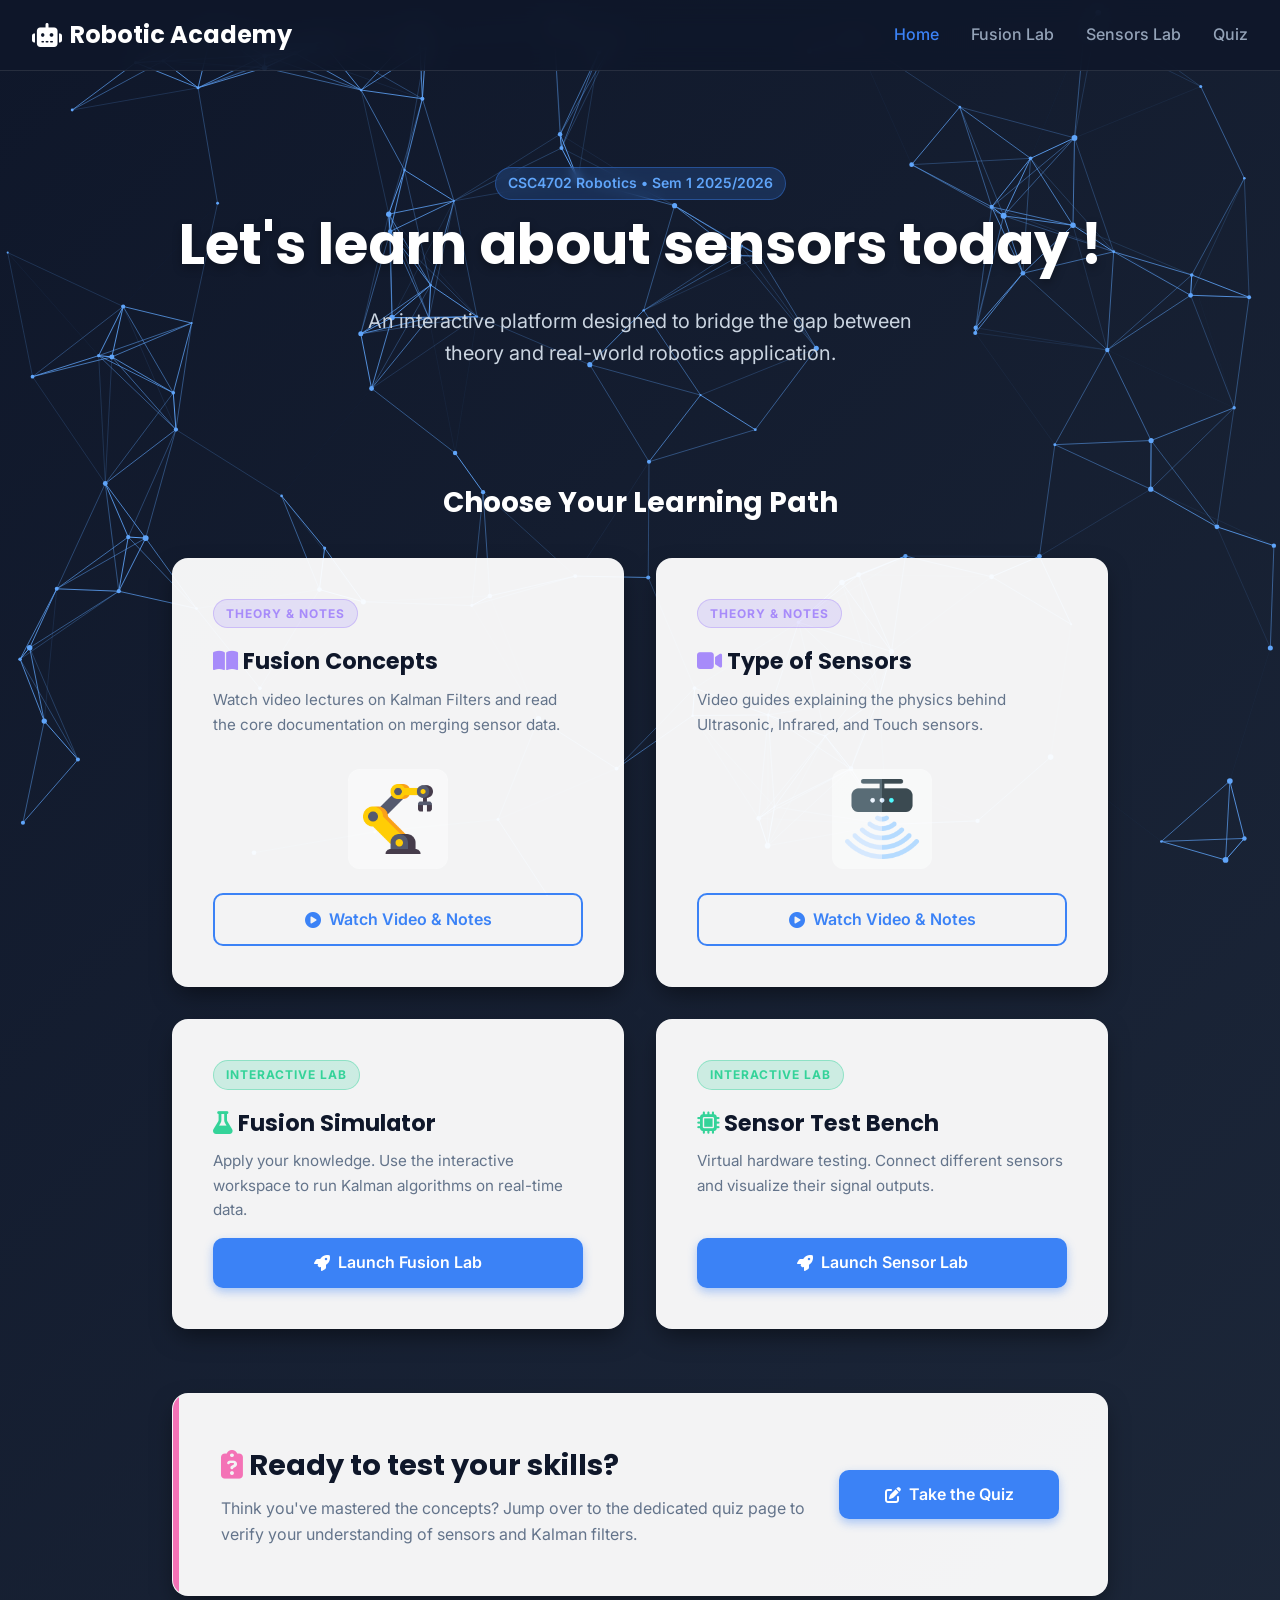
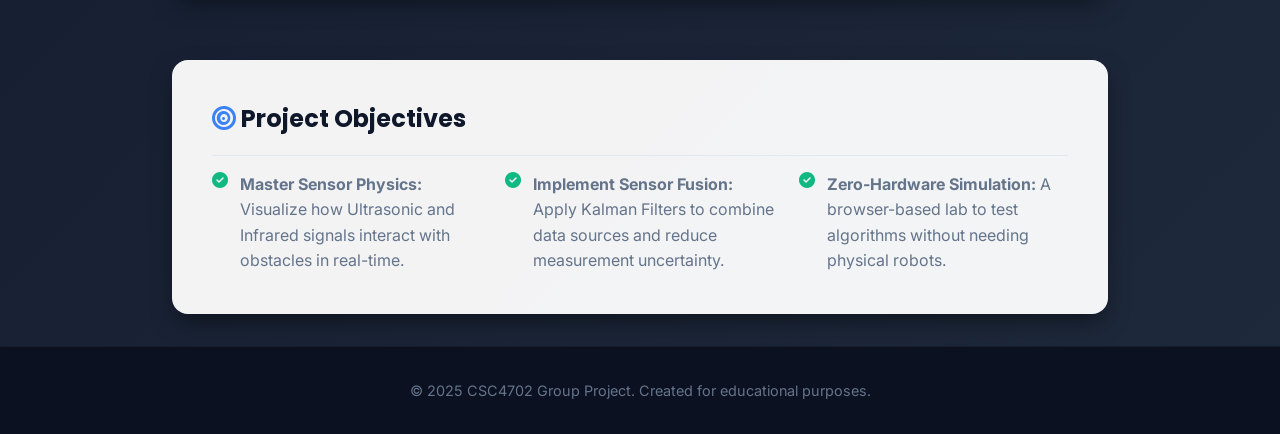
<file: index.html>
<!DOCTYPE html>
<html lang="en">
<head>
    <meta charset="UTF-8">
    <meta name="viewport" content="width=device-width, initial-scale=1.0">
    <title>Robotic Academy - Home</title>
    
    <link href="https://fonts.googleapis.com/css2?family=Inter:wght@300;400;600&family=Poppins:wght@500;700&display=swap" rel="stylesheet">
    <link rel="stylesheet" href="https://cdnjs.cloudflare.com/ajax/libs/font-awesome/6.4.0/css/all.min.css">
    
    <style>
        /* --- 1. THE THEME (Deep Tech Navy) --- */
        :root {
            --primary: #3b82f6;        /* Bright Azure */
            --primary-dark: #1d4ed8;
            --accent: #ffffff;         /* White Text for dark areas */
            --text-dark: #0f172a;      /* Dark Text for cards */
            --text-light: #64748b;     /* Grey Text for cards */
            
            /* The Background Gradient */
            --bg-gradient: linear-gradient(135deg, #0f172a 0%, #1e293b 100%);
            
            /* Glassmorphism Card Background */
            --glass-bg: rgba(255, 255, 255, 0.95); 
            
            --shadow-lg: 0 10px 25px -5px rgba(0, 0, 0, 0.5);
            --radius: 16px;
        }

        /* --- 2. BASE STYLES --- */
        * { margin: 0; padding: 0; box-sizing: border-box; }

        body {
            font-family: 'Inter', sans-serif;
            background: var(--bg-gradient); 
            color: var(--text-dark);
            line-height: 1.6;
            display: flex;
            flex-direction: column;
            min-height: 100vh;
            overflow-x: hidden;
            position: relative;
        }

        /* --- 3. THE CANVAS (Background Animation) --- */
        #roboCanvas {
            position: fixed;
            top: 0;
            left: 0;
            width: 100%;
            height: 100%;
            z-index: -1; /* Pushes canvas behind all content */
        }

        /* --- 4. NAVIGATION --- */
        nav {
            background: rgba(15, 23, 42, 0.85); /* Dark semi-transparent */
            backdrop-filter: blur(12px);
            border-bottom: 1px solid rgba(255,255,255,0.1);
            padding: 1rem 2rem;
            display: flex;
            justify-content: space-between;
            align-items: center;
            position: sticky;
            top: 0;
            z-index: 1000;
        }

        .logo {
            font-family: 'Poppins', sans-serif;
            font-weight: 700;
            font-size: 1.5rem;
            color: var(--accent);
            display: flex;
            align-items: center;
            gap: 0.5rem;
        }

        nav ul { list-style: none; display: flex; gap: 2rem; }

        nav a {
            text-decoration: none;
            color: #94a3b8; /* Light grey */
            font-weight: 500;
            transition: color 0.3s ease;
        }

        nav a:hover, nav a.active { color: var(--primary); }

        /* --- 5. HERO SECTION --- */
        .hero {
            text-align: center;
            padding: 5rem 2rem;
            color: var(--accent); /* White text */
        }

        .hero h1 {
            font-family: 'Poppins', sans-serif;
            font-size: 3.5rem;
            margin-bottom: 1rem;
            text-shadow: 0 4px 10px rgba(0,0,0,0.3);
        }

        .hero p {
            font-size: 1.25rem;
            color: #cbd5e1;
            max-width: 600px;
            margin: 0 auto;
        }

        .semester-badge {
            display: inline-block;
            background: rgba(59, 130, 246, 0.2);
            color: #60a5fa;
            border: 1px solid rgba(59, 130, 246, 0.4);
            padding: 0.25rem 0.75rem;
            border-radius: 20px;
            font-size: 0.875rem;
            font-weight: 600;
            margin-top: 1rem;
            backdrop-filter: blur(4px);
        }

        /* --- 6. MAIN CONTENT --- */
        main {
            max-width: 1000px;
            margin: 0 auto;
            padding: 2rem;
            width: 100%;
            flex: 1;
        }

        .section-title {
            text-align: center;
            margin-bottom: 2rem;
            font-size: 1.75rem;
            color: var(--accent); /* White title */
            font-family: 'Poppins', sans-serif;
        }

        /* --- CARDS GRID --- */
        .path-grid {
            display: grid;
            grid-template-columns: repeat(2, 1fr); /* 2 Columns */
            gap: 2rem;
            margin-bottom: 4rem;
        }

        .card {
            background: var(--glass-bg);
            border-radius: var(--radius);
            padding: 2.5rem;
            box-shadow: var(--shadow-lg);
            transition: transform 0.3s ease, box-shadow 0.3s ease;
            display: flex;
            flex-direction: column;
            align-items: flex-start;
            border: 1px solid rgba(255,255,255,0.1);
            height: 100%;
        }

        .card:hover {
            transform: translateY(-8px);
            box-shadow: 0 20px 40px -10px rgba(0, 0, 0, 0.6);
        }

        /* --- BADGES --- */
        .card-badge {
            font-size: 0.75rem;
            font-weight: 700;
            letter-spacing: 1px;
            text-transform: uppercase;
            padding: 4px 12px;
            border-radius: 50px;
            margin-bottom: 1rem;
            display: inline-block;
        }

        .badge-theory {
            background: rgba(167, 139, 250, 0.2);
            color: #a78bfa;
            border: 1px solid rgba(167, 139, 250, 0.4);
        }

        .badge-lab {
            background: rgba(52, 211, 153, 0.2);
            color: #34d399;
            border: 1px solid rgba(52, 211, 153, 0.4);
        }

        /* --- IMAGES --- */
        .card-image {
            width: 100px;
            height: 100px;
            object-fit: contain;
            display: block;
            margin: 1rem auto 1.5rem auto;
            background: rgba(255,255,255,0.5);
            padding: 10px;
            border-radius: 12px;
        }

        .card h4 {
            font-size: 1.4rem;
            margin-bottom: 0.5rem;
            color: var(--text-dark);
            font-family: 'Poppins', sans-serif;
        }

        .card p {
            color: var(--text-light);
            margin-bottom: 1rem;
            font-size: 0.95rem;
            flex-grow: 1;
        }

        /* --- BUTTONS --- */
        .btn {
            display: inline-flex;
            align-items: center;
            justify-content: center;
            padding: 0.75rem 1.5rem;
            background-color: var(--primary);
            color: #fff;
            text-decoration: none;
            border-radius: 10px;
            font-weight: 600;
            transition: all 0.2s;
            width: 100%;
            box-shadow: 0 4px 10px rgba(59, 130, 246, 0.4);
        }

        .btn:hover {
            background-color: var(--primary-dark);
            transform: scale(1.02);
        }

        .btn-secondary {
            background-color: transparent;
            color: var(--primary);
            border: 2px solid var(--primary);
            box-shadow: none;
        }

        .btn-secondary:hover {
            background-color: #eff6ff;
        }

        /* --- QUIZ BANNER (The New Section) --- */
        .quiz-banner {
            background: var(--glass-bg);
            border-radius: var(--radius);
            padding: 3rem;
            box-shadow: var(--shadow-lg);
            border: 1px solid rgba(255,255,255,0.1);
            margin-bottom: 4rem;
            display: flex;
            align-items: center;
            justify-content: space-between;
            gap: 2rem;
            position: relative;
            overflow: hidden;
        }

        .quiz-banner::before {
            content: '';
            position: absolute;
            left: 0;
            top: 0;
            height: 100%;
            width: 6px;
            background: #f472b6; /* Pink/Purple accent */
        }

        .quiz-text h3 {
            font-family: 'Poppins', sans-serif;
            font-size: 1.8rem;
            color: var(--text-dark);
            margin-bottom: 0.5rem;
        }

        .quiz-text p {
            color: var(--text-light);
            font-size: 1rem;
            max-width: 600px;
        }

        .quiz-action {
            min-width: 220px;
        }

        /* --- OBJECTIVES --- */
        .objectives-container {
            background: var(--glass-bg);
            padding: 2.5rem;
            border-radius: var(--radius);
            box-shadow: var(--shadow-lg);
        }
        
        .objectives-container h2 {
            font-family: 'Poppins', sans-serif;
            color: var(--text-dark);
            margin-bottom: 1rem;
        }

        .objectives-list {
            list-style: none;
            display: grid;
            grid-template-columns: repeat(auto-fit, minmax(250px, 1fr));
            gap: 1.5rem;
        }

        .objectives-list li {
            display: flex;
            align-items: flex-start;
            gap: 0.75rem;
            color: var(--text-light);
        }

        /* --- FOOTER --- */
        footer {
            text-align: center;
            padding: 2rem;
            background: #0b1120;
            color: #64748b;
            font-size: 0.9rem;
            margin-top: auto;
            border-top: 1px solid rgba(255,255,255,0.05);
        }

        /* --- RESPONSIVE --- */
        @media (max-width: 768px) {
            .hero h1 { font-size: 2.2rem; }
            nav { flex-direction: column; gap: 1rem; }
            .path-grid { grid-template-columns: 1fr; }
            
            .quiz-banner {
                flex-direction: column;
                text-align: center;
                padding: 2rem;
            }
            .quiz-banner::before {
                width: 100%; height: 6px;
            }
            .quiz-action { width: 100%; }
        }
    </style>
</head>
<body>

    <canvas id="roboCanvas"></canvas> 
    
    <nav>
        <div class="logo">
            <i class="fa-solid fa-robot"></i> Robotic Academy
        </div>
        <ul>
            <li><a href="index.html" class="active">Home</a></li>
            <li><a href="lab_fusion.html">Fusion Lab</a></li>
            <li><a href="lab_sensor.html">Sensors Lab</a></li>
            <li><a href="quiz.html">Quiz</a></li>
        </ul>
    </nav>

    <header class="hero">
        <div class="semester-badge">CSC4702 Robotics • Sem 1 2025/2026</div>
        <h1>Let's learn about sensors today !</h1>
        <p>An interactive platform designed to bridge the gap between theory and real-world robotics application.</p>
    </header>

    <main>
        <section>
            <h3 class="section-title">Choose Your Learning Path</h3>
            
            <div class="path-grid">
                
                <div class="card">
                    <span class="card-badge badge-theory">Theory & Notes</span>
                    <h4><i class="fa-solid fa-book-open" style="color: #a78bfa;"></i> Fusion Concepts</h4>
                    <p>Watch video lectures on Kalman Filters and read the core documentation on merging sensor data.</p>
                    <img src="assets/robotic-arm.png" alt="Sensor Fusion Diagram" class="card-image">
                    <a href="fusion.html" class="btn btn-secondary">
                        <i class="fa-solid fa-play-circle"></i>&nbsp; Watch Video & Notes
                    </a>
                </div>

                <div class="card">
                    <span class="card-badge badge-theory">Theory & Notes</span>
                    <h4><i class="fa-solid fa-video" style="color: #a78bfa;"></i> Type of Sensors</h4>
                    <p>Video guides explaining the physics behind Ultrasonic, Infrared, and Touch sensors.</p>
                    <img src="assets/motion-sensor.png" alt="General Sensors" class="card-image">
                    <a href="sensor.html" class="btn btn-secondary">
                        <i class="fa-solid fa-play-circle"></i>&nbsp; Watch Video & Notes
                    </a>
                </div>

                <div class="card">
                    <span class="card-badge badge-lab">Interactive Lab</span>
                    <h4><i class="fa-solid fa-flask" style="color: #34d399;"></i> Fusion Simulator</h4>
                    <p>Apply your knowledge. Use the interactive workspace to run Kalman algorithms on real-time data.</p>
                    <a href="lab_fusion.html" class="btn">
                        <i class="fa-solid fa-rocket"></i>&nbsp; Launch Fusion Lab
                    </a>
                </div>

                <div class="card">
                    <span class="card-badge badge-lab">Interactive Lab</span>
                    <h4><i class="fa-solid fa-microchip" style="color: #34d399;"></i> Sensor Test Bench</h4>
                    <p>Virtual hardware testing. Connect different sensors and visualize their signal outputs.</p>
                    <a href="lab_sensor.html" class="btn">
                        <i class="fa-solid fa-rocket"></i>&nbsp; Launch Sensor Lab
                    </a>
                </div>

            </div>
        </section>

        <section class="quiz-banner">
            <div class="quiz-text">
                <h3><i class="fa-solid fa-clipboard-question" style="color: #f472b6;"></i> Ready to test your skills?</h3>
                <p>Think you've mastered the concepts? Jump over to the dedicated quiz page to verify your understanding of sensors and Kalman filters.</p>
            </div>
            <div class="quiz-action">
                <a href="quiz.html" class="btn">
                    <i class="fa-solid fa-pen-to-square"></i>&nbsp; Take the Quiz
                </a>
            </div>
        </section>

        <section class="objectives-container">
            <h2><i class="fa-solid fa-bullseye" style="color:var(--primary);"></i> Project Objectives</h2>
            <hr style="border: 0; height: 1px; background: #e2e8f0; margin: 1rem 0;">
            <ul class="objectives-list">
                <li>
                    <i class="fa-solid fa-check-circle" style="color: #10b981;"></i> 
                    <span><strong>Master Sensor Physics:</strong> Visualize how Ultrasonic and Infrared signals interact with obstacles in real-time.</span>
                </li>
                <li>
                    <i class="fa-solid fa-check-circle" style="color: #10b981;"></i> 
                    <span><strong>Implement Sensor Fusion:</strong> Apply Kalman Filters to combine data sources and reduce measurement uncertainty.</span>
                </li>
                <li>
                    <i class="fa-solid fa-check-circle" style="color: #10b981;"></i> 
                    <span><strong>Zero-Hardware Simulation:</strong> A browser-based lab to test algorithms without needing physical robots.</span>
                </li>
            </ul>
        </section>
    </main>

    <footer>
        <p>&copy; 2025 CSC4702 Group Project. Created for educational purposes.</p>
    </footer>

    <script>
        const canvas = document.getElementById('roboCanvas');
        const ctx = canvas.getContext('2d');
        let particlesArray;

        // Size Canvas
        canvas.width = window.innerWidth;
        canvas.height = window.innerHeight;

        let mouse = { x: null, y: null, radius: (canvas.height/80) * (canvas.width/80) }

        window.addEventListener('mousemove', function(event) {
            mouse.x = event.x;
            mouse.y = event.y;
        });

        class Particle {
            constructor(x, y, directionX, directionY, size, color) {
                this.x = x; this.y = y;
                this.directionX = directionX; this.directionY = directionY;
                this.size = size; this.color = color;
            }
            draw() {
                ctx.beginPath();
                ctx.arc(this.x, this.y, this.size, 0, Math.PI * 2, false);
                ctx.fillStyle = '#60a5fa'; // Light Blue
                ctx.fill();
            }
            update() {
                if (this.x > canvas.width || this.x < 0) { this.directionX = -this.directionX; }
                if (this.y > canvas.height || this.y < 0) { this.directionY = -this.directionY; }

                // Mouse Interaction
                let dx = mouse.x - this.x;
                let dy = mouse.y - this.y;
                let distance = Math.sqrt(dx*dx + dy*dy);
                
                if (distance < mouse.radius + this.size) {
                    if (mouse.x < this.x && this.x < canvas.width - 10) this.x += 10;
                    if (mouse.x > this.x && this.x > 10) this.x -= 10;
                    if (mouse.y < this.y && this.y < canvas.height - 10) this.y += 10;
                    if (mouse.y > this.y && this.y > 10) this.y -= 10;
                }
                this.x += this.directionX;
                this.y += this.directionY;
                this.draw();
            }
        }

        function init() {
            particlesArray = [];
            let numberOfParticles = (canvas.height * canvas.width) / 9000;
            for (let i = 0; i < numberOfParticles; i++) {
                let size = (Math.random() * 2) + 1;
                let x = (Math.random() * ((innerWidth - size * 2) - (size * 2)) + size * 2);
                let y = (Math.random() * ((innerHeight - size * 2) - (size * 2)) + size * 2);
                let directionX = (Math.random() * 2) - 1;
                let directionY = (Math.random() * 2) - 1;
                particlesArray.push(new Particle(x, y, directionX, directionY, size, '#60a5fa'));
            }
        }

        function animate() {
            requestAnimationFrame(animate);
            ctx.clearRect(0,0,innerWidth, innerHeight);
            for (let i = 0; i < particlesArray.length; i++) {
                particlesArray[i].update();
            }
            connect();
        }

        function connect() {
            let opacityValue = 1;
            for (let a = 0; a < particlesArray.length; a++) {
                for (let b = a; b < particlesArray.length; b++) {
                    let distance = ((particlesArray[a].x - particlesArray[b].x) * (particlesArray[a].x - particlesArray[b].x))
                    + ((particlesArray[a].y - particlesArray[b].y) * (particlesArray[a].y - particlesArray[b].y));
                    if (distance < (canvas.width/7) * (canvas.height/7)) {
                        opacityValue = 1 - (distance/20000);
                        ctx.strokeStyle = 'rgba(96, 165, 250,' + opacityValue + ')';
                        ctx.lineWidth = 1;
                        ctx.beginPath();
                        ctx.moveTo(particlesArray[a].x, particlesArray[a].y);
                        ctx.lineTo(particlesArray[b].x, particlesArray[b].y);
                        ctx.stroke();
                    }
                }
            }
        }

        window.addEventListener('resize', function() {
            canvas.width = innerWidth;
            canvas.height = innerHeight;
            mouse.radius = ((canvas.height/80) * (canvas.height/80));
            init();
        });

        init();
        animate();
    </script>
</body>
</html>
</file>
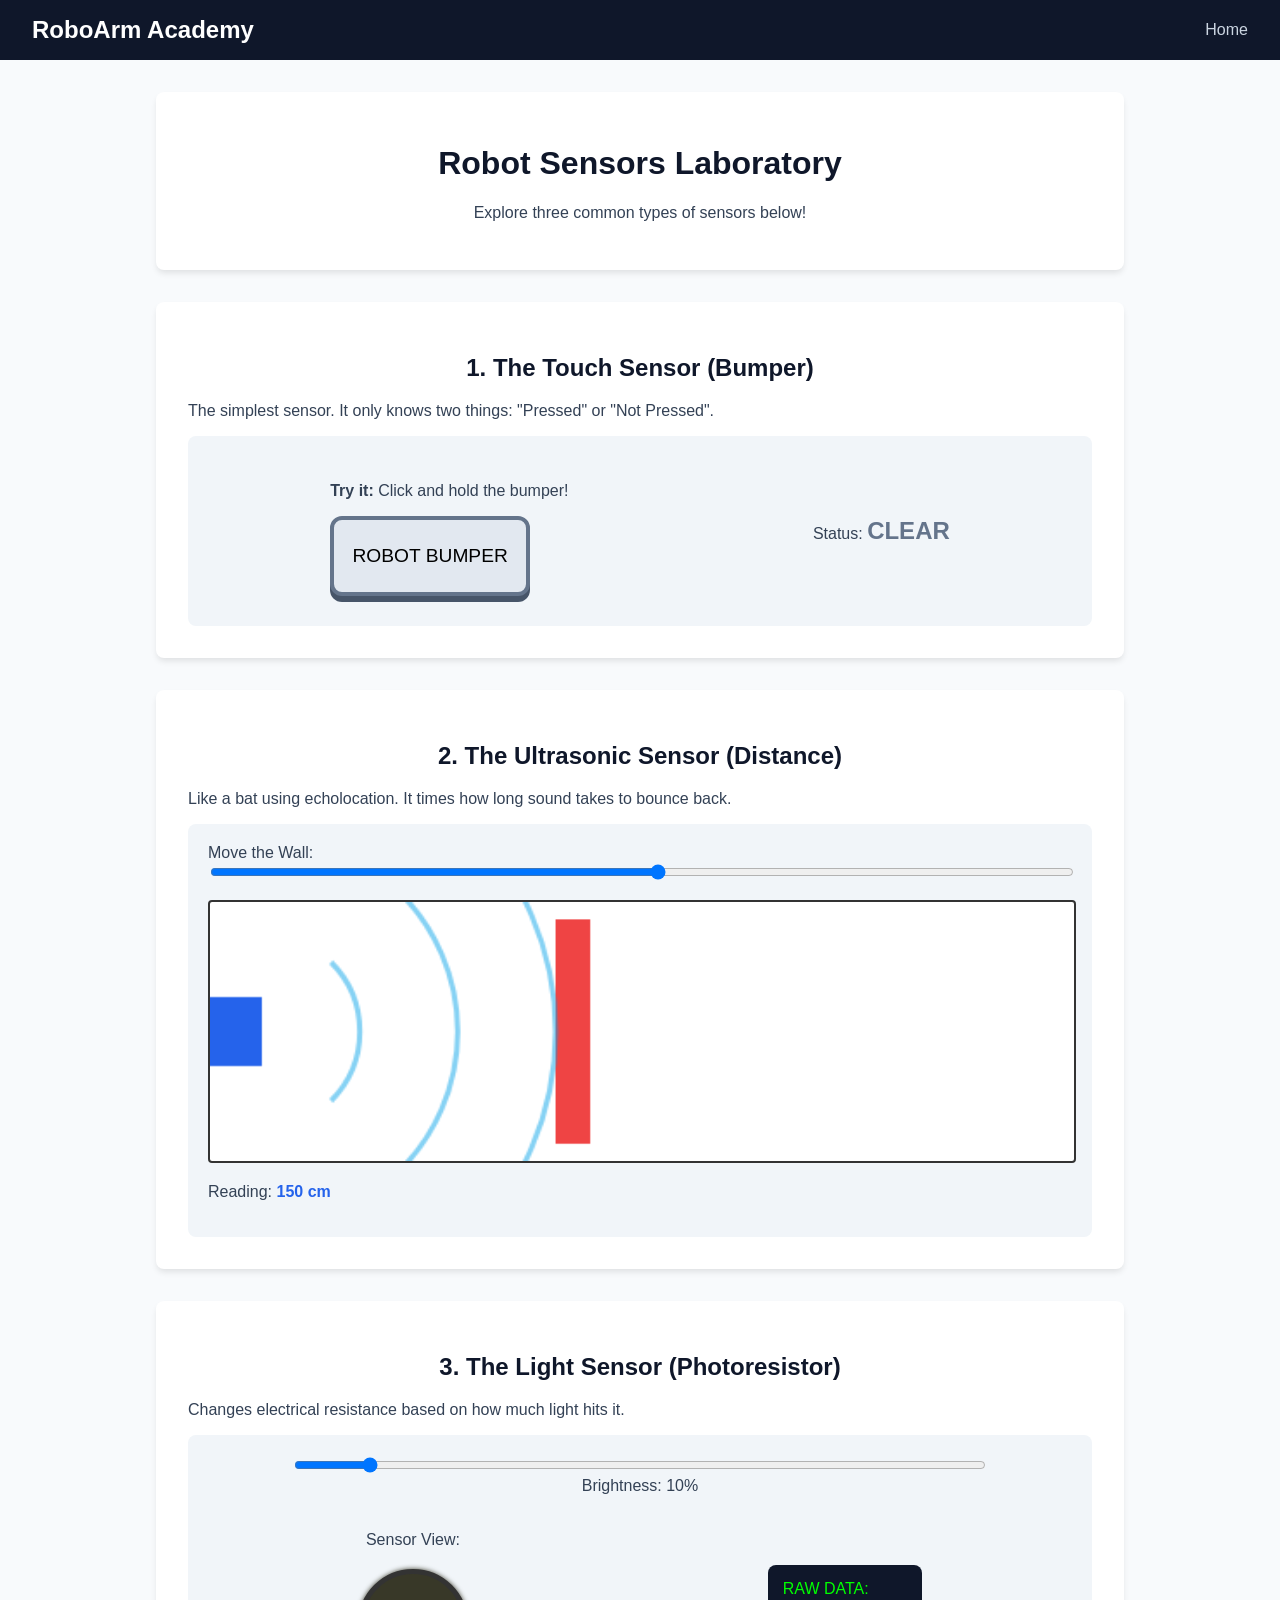
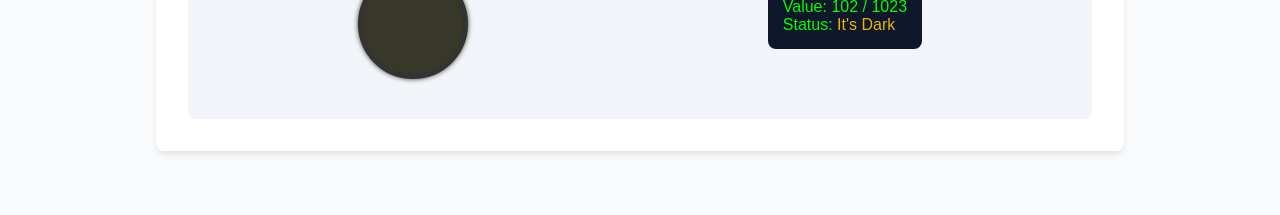
<file: lab_sensor.html>
<!DOCTYPE html>
<html lang="en">
<head>
    <meta charset="UTF-8">
    <meta name="viewport" content="width=device-width, initial-scale=1.0">
    <title>Robot Sensors Laboratory</title>
    <link rel="stylesheet" href="style.css">
</head>
<body>
    <nav>
        <div class="logo">RoboArm Academy</div>
        <ul>
            <li><a href="index.html">Home</a></li>
        </ul>
    </nav>

    <main>
        <div class="card" style="text-align: center;">
            <h1>Robot Sensors Laboratory</h1>
            <p>Explore three common types of sensors below!</p>
        </div>

        <div class="card">
            <h2>1. The Touch Sensor (Bumper)</h2>
            <p>The simplest sensor. It only knows two things: "Pressed" or "Not Pressed".</p>
            <div class="sensor-box">
                <div>
                    <p><strong>Try it:</strong> Click and hold the bumper!</p>
                    <button id="bumper-btn">ROBOT BUMPER</button>
                </div>
                <div>
                   Status: <span id="touch-status">CLEAR</span>
                </div>
            </div>
        </div>

        <div class="card">
            <h2>2. The Ultrasonic Sensor (Distance)</h2>
            <p>Like a bat using echolocation. It times how long sound takes to bounce back.</p>
            <div style="background: #f1f5f9; padding: 20px; border-radius: 8px;">
                <label for="distanceSlider">Move the Wall:</label>
                <input type="range" id="distanceSlider" min="10" max="280" value="150" style="width: 100%; margin-bottom: 20px;">
                <canvas id="ultrasonicCanvas" width="500" height="150" style="background: white; border: 2px solid #333; border-radius: 4px; width: 100%;"></canvas>
                <p>Reading: <strong style="color: var(--primary);"><span id="distanceOutput">150</span> cm</strong></p>
            </div>
        </div>

        <div class="card">
            <h2>3. The Light Sensor (Photoresistor)</h2>
            <p>Changes electrical resistance based on how much light hits it.</p>
            <div style="background: #f1f5f9; padding: 20px; border-radius: 8px; text-align: center;">
                <input type="range" id="lightSlider" min="0" max="100" value="10" style="width: 80%;">
                <br>
                <label>Brightness: <span id="lightPercent">10</span>%</label>

                <div style="display: flex; justify-content: space-around; align-items: center; margin-top: 20px;">
                    <div>
                        <p>Sensor View:</p>
                        <div id="sensorView" class="sensor-bulb"></div>
                    </div>
                    <div class="math-display" style="text-align: left; background: var(--secondary); color: #00ff00; padding: 15px; border-radius: 8px;">
                        RAW DATA:<br>
                        Value: <span id="lightValue">102</span> / 1023<br>
                        Status: <span id="lightStatus">It's Dark</span>
                    </div>
                </div>
            </div>
        </div>
    </main>

    <script src="js/main.js"></script>
    <script src="js/primary.js"></script>
</body>
</html>
</file>
<file: style.css>
:root {
    --primary: #2563eb;
    --secondary: #0f172a;
    --accent: #0ea5e9;
    --light: #f8fafc;
    --text: #334155;
    --danger: #ef4444;
}

body {
    font-family: 'Segoe UI', Tahoma, Geneva, Verdana, sans-serif;
    margin: 0; padding: 0;
    background-color: var(--light);
    color: var(--text);
    display: flex; flex-direction: column; min-height: 100vh;
}

/* Navigation */
nav {
    background-color: var(--secondary);
    padding: 1rem 2rem;
    display: flex; justify-content: space-between; align-items: center;
}
nav .logo { color: white; font-size: 1.5rem; font-weight: bold; }
nav ul { list-style: none; display: flex; gap: 20px; margin: 0; padding: 0; }
nav a { color: #cbd5e1; text-decoration: none; font-weight: 500; transition: 0.3s; }
nav a:hover, nav a.active { color: var(--accent); }

/* Layout */
main {
    flex: 1; max-width: 1000px; margin: 2rem auto;
    padding: 0 1rem; width: 100%; box-sizing: border-box;
}

h1, h2 { color: var(--secondary); text-align: center; }

.card {
    background: white; border-radius: 8px;
    box-shadow: 0 4px 6px -1px rgba(0, 0, 0, 0.1);
    padding: 2rem; margin-bottom: 2rem;
}

/* Buttons & Actions */
.btn {
    display: inline-block; background-color: var(--primary);
    color: white; padding: 10px 20px; border-radius: 5px;
    text-decoration: none; margin-top: 10px; transition: background 0.3s;
}
.btn:hover { background-color: var(--accent); }

/* ========== SIMULATOR SPECIFIC STYLES ========== */
/* This ensures the Fusion Lab looks like the Sensor Lab */

#canvas-target {
    display: flex;
    justify-content: center;
    margin: 20px 0;
}

#canvas-target canvas {
    border: 2px solid var(--primary);
    border-radius: 15px;
    box-shadow: 0 10px 20px rgba(0,0,0,0.1);
    background: white; /* Fallback */
}

.controls-panel {
    background: white;
    padding: 20px 25px;
    border-radius: 15px;
    box-shadow: 0 4px 6px -1px rgba(0,0,0,0.1);
    width: 600px;
    margin: 0 auto 40px auto; /* Centered */
    border: 1px solid #e2e8f0;
}

.slider-group {
    display: flex;
    justify-content: space-between;
    align-items: center;
    margin-bottom: 15px;
}

.controls-panel label {
    font-weight: 600;
    color: var(--primary);
}

.controls-panel p {
    font-size: 0.95rem;
    color: var(--text);
    margin-top: 10px;
}

/* ========== SENSOR SPECIFIC STYLES ========== */
.sensor-box {
    background: #f1f5f9; padding: 30px; border-radius: 8px;
    display: flex; align-items: center; gap: 20px;
    justify-content: space-around;
}
#bumper-btn {
    width: 200px; height: 80px; font-size: 1.2rem;
    background-color: #e2e8f0; border: 4px solid #64748b;
    border-radius: 12px; cursor: pointer; transition: all 0.1s;
    box-shadow: 0 6px #475569;
}
#bumper-btn:active {
    background-color: #f87171; box-shadow: 0 2px #475569;
    transform: translateY(4px); border-color: #dc2626; color: white;
}
#touch-status { font-weight: bold; font-size: 1.5rem; color: #64748b; }

.sensor-bulb {
    width: 100px; height: 100px; border-radius: 50%;
    border: 5px solid #333; background-color: #222;
    margin: 20px auto; transition: 0.2s;
}
</file>
